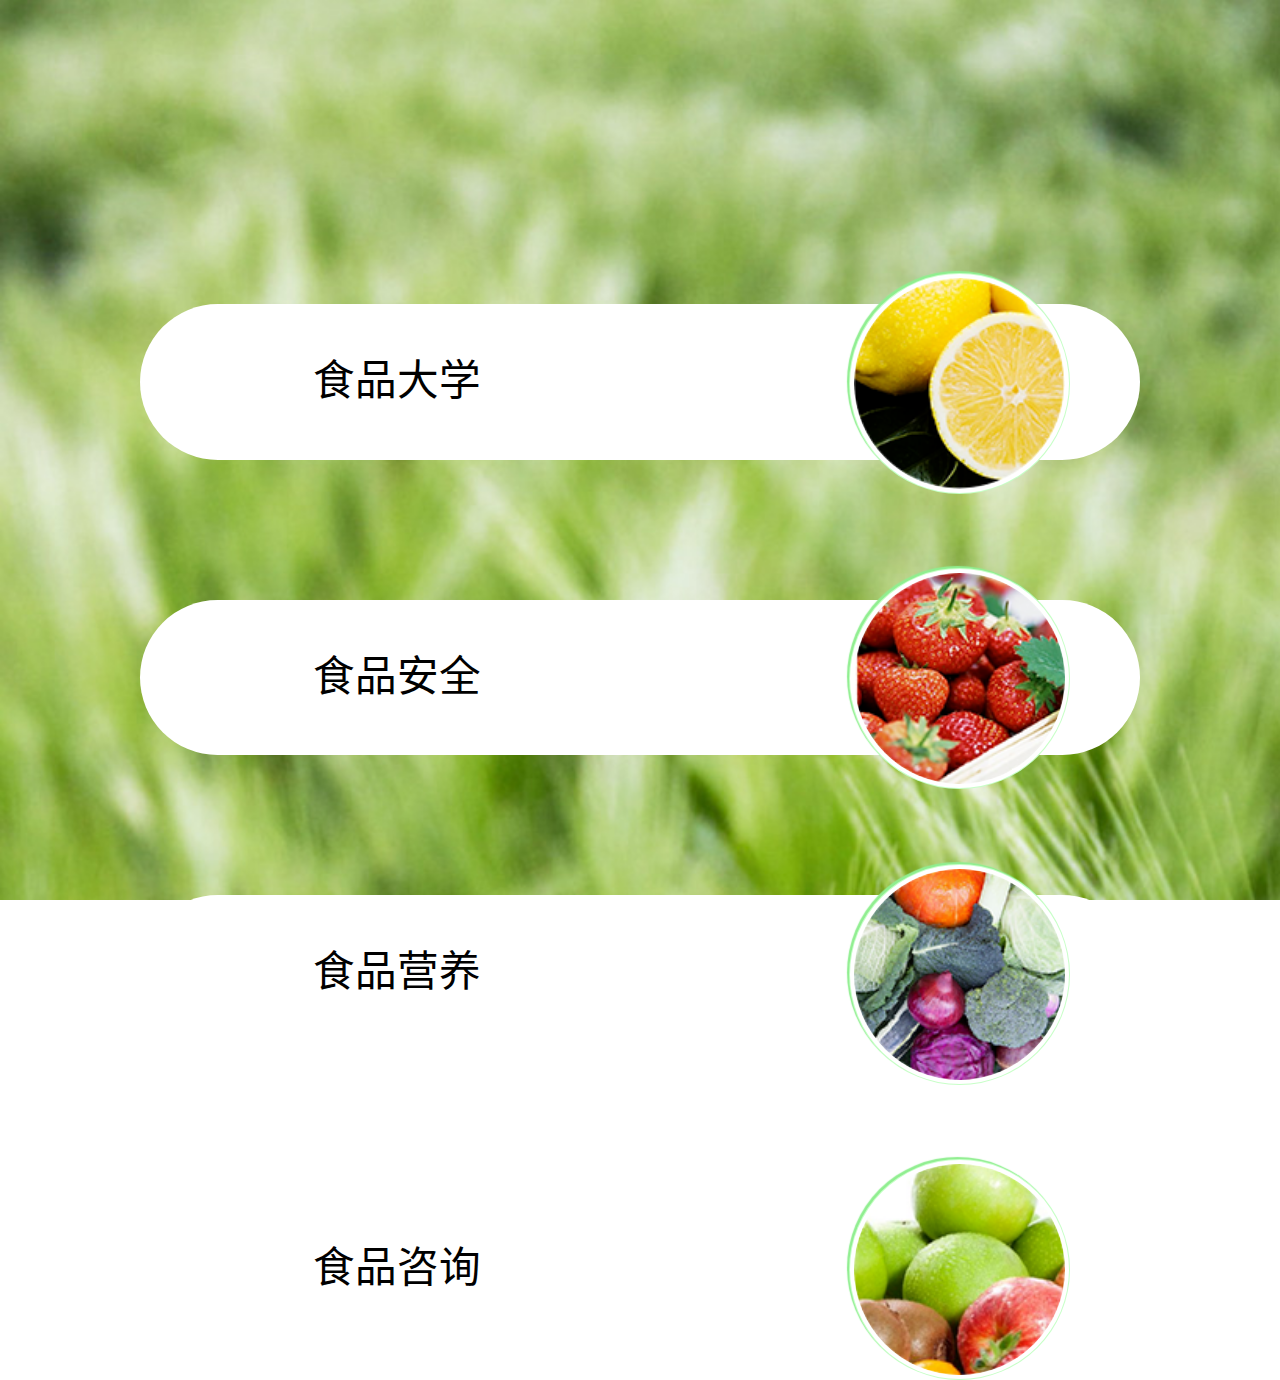
<file: index.html>
<!DOCTYPE html>
<html lang="zh-cn">
<head>
    <meta charset="utf-8">
    <meta http-equiv="X-UA-Compatible" content="IE=edge">
    <meta name="viewport" content="width=device-width, initial-scale=1">
    <title>食品万事通</title>
    <link href="css/bootstrap.min.css" rel="stylesheet">
    <link rel="stylesheet" href="css/index.css">
</head>
<body>

<div class="container-fluid wx_container">
<div class="itemList">
    <a href="shiji.html">
        <div class="item">食品大学
            <img src="img/00/1.png" alt="..." class="img-thumbnail pic">
        </div>
    </a>
     <a href="shiji.html">
        <div class="item">食品安全
            <img src="img/00/2.png" alt="..."class="img-thumbnail pic">
        </div>
    </a>
     <a href="shiji.html">
        <div class="item">食品营养
            <img src="img/00/3.png" alt="..."class="img-thumbnail pic">
        </div>
    </a>
     <a href="shiji.html">
        <div class="item">食品咨询
            <img src="img/00/4.png" alt="..."class="img-thumbnail pic">
        </div>
    </a>

</div>
</div>

</body>
</html>
<script src="js/jquery-3.1.0.min.js"></script>
<script src="js/bootstrap.min.js"></script>
</file>
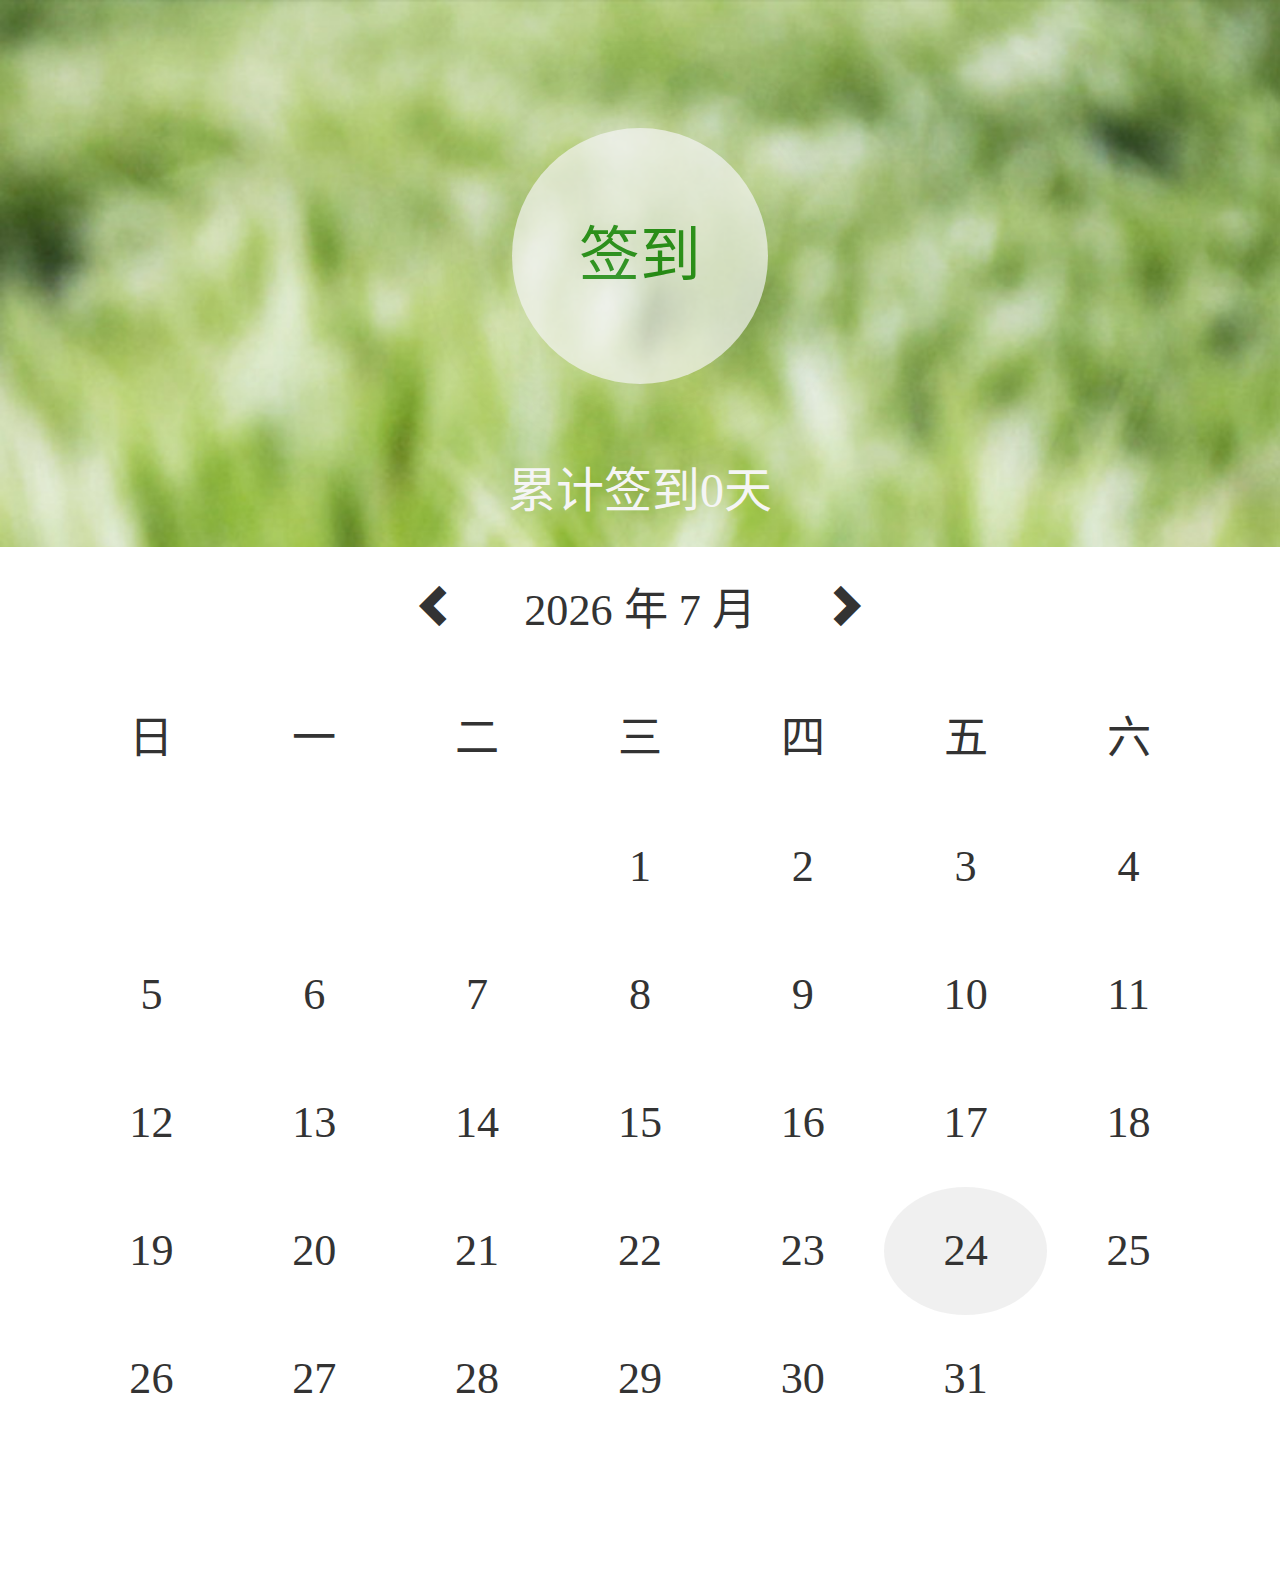
<file: qiandao.html>
<!DOCTYPE html>
<html lang="zh-CN">
<head>
    <title>日历插件</title>
    <meta http-equiv="content-type" content="text/html; charset=UTF-8">
    <meta name="viewport"
          content="width=device-width, user-scalable=no, initial-scale=1.0, maximum-scale=1.0, minimum-scale=1.0"/>
    <script src="js/jquery-3.1.0.min.js"></script>
    <script src="js/bootstrap.min.js"></script>
    <link rel="stylesheet" href="css/bootstrap.css" type="text/css">
    <link rel="stylesheet" href="css/bootstrap-theme.css" type="text/css">
</head>

<style>
    @media only screen and (min-width: 320px) {
        html {
            font-size: 42.666px !important;
        }
    }
    @media only screen and (min-width: 360px) {
        html {
            font-size: 48px !important;
        }
    }
    @media only screen and (min-width: 375px) {
        html {
            font-size: 50px !important;
        }
    }
    @media only screen and (min-width: 414px) {
        html {
            font-size: 55.2px !important;
        }
    }
    @media only screen and (min-width: 480px) {
        html {
            font-size: 64px !important;
        }
    }
    @media only screen and (min-width: 560px) {
        html {
            font-size: 74.666px !important;
        }
    }
    @media only screen and (min-width: 640px) {
        html {
            font-size: 85.333px !important;
        }
    }
    @media only screen and (min-width: 720px) {
        html {
            font-size: 96px !important;
        }
    }
    @media only screen and (min-width: 750px) {
        html {
            font-size: 100px !important;
        }
    }
    @media only screen and (min-width: 800px) {
        html {
            font-size: 106.666px !important;
        }
    }
    @media only screen and (min-width: 960px) {
        html {
            font-size: 128px !important;
        }
    }

    #lastMonth:hover,#nextMonth:hover{
        background-color:white;
        color:#0055aa;
        cursor:default;
    }


    body {
        text-align: center;
        font: 0.345rem/1rem "MicroSoft YaHei";
    }
    .calendarContent {
        width: 100%;
    }
    table.tableDate {
        width: 100%;
        text-align: center;
    }
    td {
        border-radius: 100%;
    }
    th{
        font-weight: normal;
        text-align:center;
    }
    .active {

        box-shadow: -2px -2px 2px 2px rgba(12, 239, 85, 0.28) inset;
        /*box-shadow:-5px 0 5px rgba(0, 203, 0, 0.37), !*左边阴影*!*/
        /*5px 0 5px transparent, !*右边阴影*!*/
        /*0 -5px 5px rgba(0, 203, 0, 0.37), !*顶部阴影*!*/
        /*0 5px 5px rgba(0, 203, 0, 0.37); !*底边阴影*!*/
    }
    .bg {
        padding-top: 1rem;
        height:4.275rem;
        background: url("img/07/0002.jpg") no-repeat;
        background-size: cover;
    }
    .qd {
        font: 0.475rem/2rem "Microsoft YaHei UI";
        margin: auto;
        width:2rem;
        height:2rem;
        background: whitesmoke;
        border-radius:100%;
        opacity: 0.7;
        color: green;
        box-shadow: 0 0 100px rgba(233, 233, 233, 0.15);
        margin-bottom: 0.5rem;
    }

    .count {
        color: whitesmoke;
        font: 0.375rem/0.675rem "Microsoft YaHei UI";
    }
</style>
<body>

<div class="bg">
    <div class="qd" id="qiandao">签到</div>
    <div class="count">累计签到<span id="dayCount"></span>天</div>
</div>
<div id='calendarPlug-in' class="container"></div>

</body>
</html>

<script src="js/data.js"></script>
<script>
    /*
     *日历插件
     *使用部分bootstrap样
     */




            $(function(){

                var qianDao = {};

                /**
                 * 插件实现
                 * @memberOf {TypeName}
                 * @return {TypeName}
                 */
                $.fn.extend = function(){
                    var myDate = new Date;
                    var date = {
                        myYear:myDate.getFullYear(),
                        myMonth:myDate.getMonth()+1,
                        myDate:myDate.getDate(),
                        myDay:1
                    }

                    getBasicContent();
                    /**获取日历插件基本信息**/
                    function getBasicContent(){
                        var html = "";
                        html += "<div class='calendarContent'><div class='title'></div><div class='tableContent'></div></div>";
                        $("#calendarPlug-in").html(html);
                        getHeader();
                        getThisMonthDate();
                        changeMonth();
                        todayFlag();

                    }

                    /**获取日历头部**/
                    function getHeader(){
                        var html = "";
                        html += "<span id='lastMonth'><span class='glyphicon glyphicon-chevron-left'></span></span>";
                        html += "&nbsp;&nbsp;&nbsp;&nbsp;&nbsp;&nbsp;<span id='year'>"+date.myYear+" 年</span>";
                        html += " <span id='month'>"+date.myMonth+" 月</span>";
                        html += "&nbsp;&nbsp;&nbsp;&nbsp;&nbsp;&nbsp;<span id='nextMonth'><span class='glyphicon glyphicon-chevron-right'></span></span>";
                        $(".title").html(html);
                    }

                    /**计算某一天是星期几**/
                    function getWeek(){
                        var leapLears = 0,totalDays=0;
                        var monthDay = new Array(31,28,31,30,31,30,31,31,30,31,30,31);
                        if((date.myYear%4==0 && date.myYear%100!=0) || date.myYear%400==0)
                            monthDay[1] = 29;
                        for(var i=1900;i<date.myYear;i++){
                            if((i%4==0 && i%100!=0) || i%400==0){
                                leapLears++;
                            }
                        }
                        totalDays += 365*(date.myYear-1900)+leapLears;
                        for(var i=1;i<date.myMonth;i++){
                            totalDays += monthDay[i-1];
                        }
                        totalDays += date.myDay;
                        return totalDays%7;
                    }


                    /**标记今天**/
                    function todayFlag(){
                        var currentDay = $(".today" + myDate.getDate());
                        currentDay.css({
                            "backgroundColor": "rgba(233, 233, 233, 0.67)",
                        });

                        $("#qiandao").click(function () {
                            if(!currentDay.hasClass('active')) {
                                dataIn(date.myYear, date.myMonth, date.myDate)
//                                console.log(data)
                            }
                            currentDay.addClass('active');
                            $("#dayCount").html(xuanRan(date.myYear, date.myMonth));

                        })
                    }

                    /**获取某月日期**/
                    function getThisMonthDate(){
                        var html="<table class='tableDate'>";
                        var firstDate = getWeek();
                        var monthDay = new Array(31,28,31,30,31,30,31,31,30,31,30,31);
                        if((date.myYear%4==0 && date.myYear%100!=0) || date.myYear%400==0)
                            monthDay[1] = 29;
                        var weeks = new Array("日","一","二","三","四","五","六");
                        html+="<tr>";
                        for(var i=0;i<7;i++){
                            html+="<th>"+weeks[i]+"</th>"
                        }
                        html+="</tr>";
                        var x = 0;//每个月的号数
                        for(var i=0;i<6;i++){
                            html+="<tr>";
                            for(var j=0;j<7;j++){
                                if(i==0 && j<firstDate){
                                    html+="<td class='day'>&nbsp;&nbsp;</td>";
                                }
                                else{
                                    x++;
                                    if(x > monthDay[date.myMonth-1]){
                                        html+="<td class='day'>&nbsp;&nbsp;</td>";
                                    }else{
                                        html+="<td class='today today"+x+"'>"+x+"</td>";
                                    }

                                }
                            }
                            html+="</tr>";
                        }
                        html+="</table>";
                        $(".tableContent").html(html);

                        $("#dayCount").html(xuanRan(date.myYear, date.myMonth));

                    }

                    /**切换月份**/
                    function changeMonth(){
                        $("#nextMonth").click(function(){
                            date.myMonth ++;
                            if(date.myMonth > 12) {
                                date.myMonth = 1;
                                date.myYear++;
                            }
                            $("#month").text(date.myMonth+"月");
                            $("#year").text(date.myYear+"年");
                                getThisMonthDate();

                            if(date.myMonth == myDate.getMonth()+1 && date.myYear == myDate.getFullYear())
                                todayFlag();
                        });
                        $("#lastMonth").click(function(){
                            date.myMonth --;
                            if(date.myMonth < 1) {
                                date.myMonth = 12;
                                date.myYear--;
                            }

                                getThisMonthDate();
                            $("#month").text(date.myMonth+"月");
                            $("#year").text(date.myYear+"年");

                            if(date.myMonth == myDate.getMonth()+1 && date.myYear == myDate.getFullYear())
                                todayFlag();
                        });
                    }
                }

                /**
                 * 插件调用
                 */
                $.fn.extend();
            });
            console.log(data)
</script>
</file>
<file: css/index.css>
@media only screen and (min-width: 320px) {
    html {
        font-size: 42.666px !important;
    }
}
@media only screen and (min-width: 360px) {
    html {
        font-size: 48px !important;
    }
}
@media only screen and (min-width: 375px) {
    html {
        font-size: 50px !important;
    }
}
@media only screen and (min-width: 414px) {
    html {
        font-size: 55.2px !important;
    }
}
@media only screen and (min-width: 480px) {
    html {
        font-size: 64px !important;
    }
}
@media only screen and (min-width: 560px) {
    html {
        font-size: 74.666px !important;
    }
}
@media only screen and (min-width: 640px) {
    html {
        font-size: 85.333px !important;
    }
}
@media only screen and (min-width: 720px) {
    html {
        font-size: 96px !important;
    }
}
@media only screen and (min-width: 750px) {
    html {
        font-size: 100px !important;
    }
}
@media only screen and (min-width: 800px) {
    html {
        font-size: 106.666px !important;
    }
}
@media only screen and (min-width: 960px) {
    html {
        font-size: 128px !important;
    }
}

.wx_container{
    position:absolute;
    left:0;
    right:0;
    top:0;
    bottom:0;
    z-index:-100;
    background-image: url(../img/00/beijing.jpg);
    /*background-color: black;*/
    background-size: cover;
}
.itemList {
    margin-top: 2.375rem;
}
.itemList a {
    display: block;
    padding: 0 10%;
    text-decoration: none;
}
.item {
    position: relative;
    background-color: #fff;
    height: 1.215rem;
    border-radius: 3.275rem;
    font: 0.325rem/1.215rem "Microsoft YaHei";
    padding-left: 17.25%;
    margin-bottom: 14%;
    color: black;
}
.pic {
    position: absolute;
    border-radius: 100%;
    right: 7%;
    top: -20%;
    border: 1px solid rgba(0, 254, 0, 0.22);
    box-shadow: -2px -2px 1px lightgreen;
    width: 1.725rem;
}
</file>
